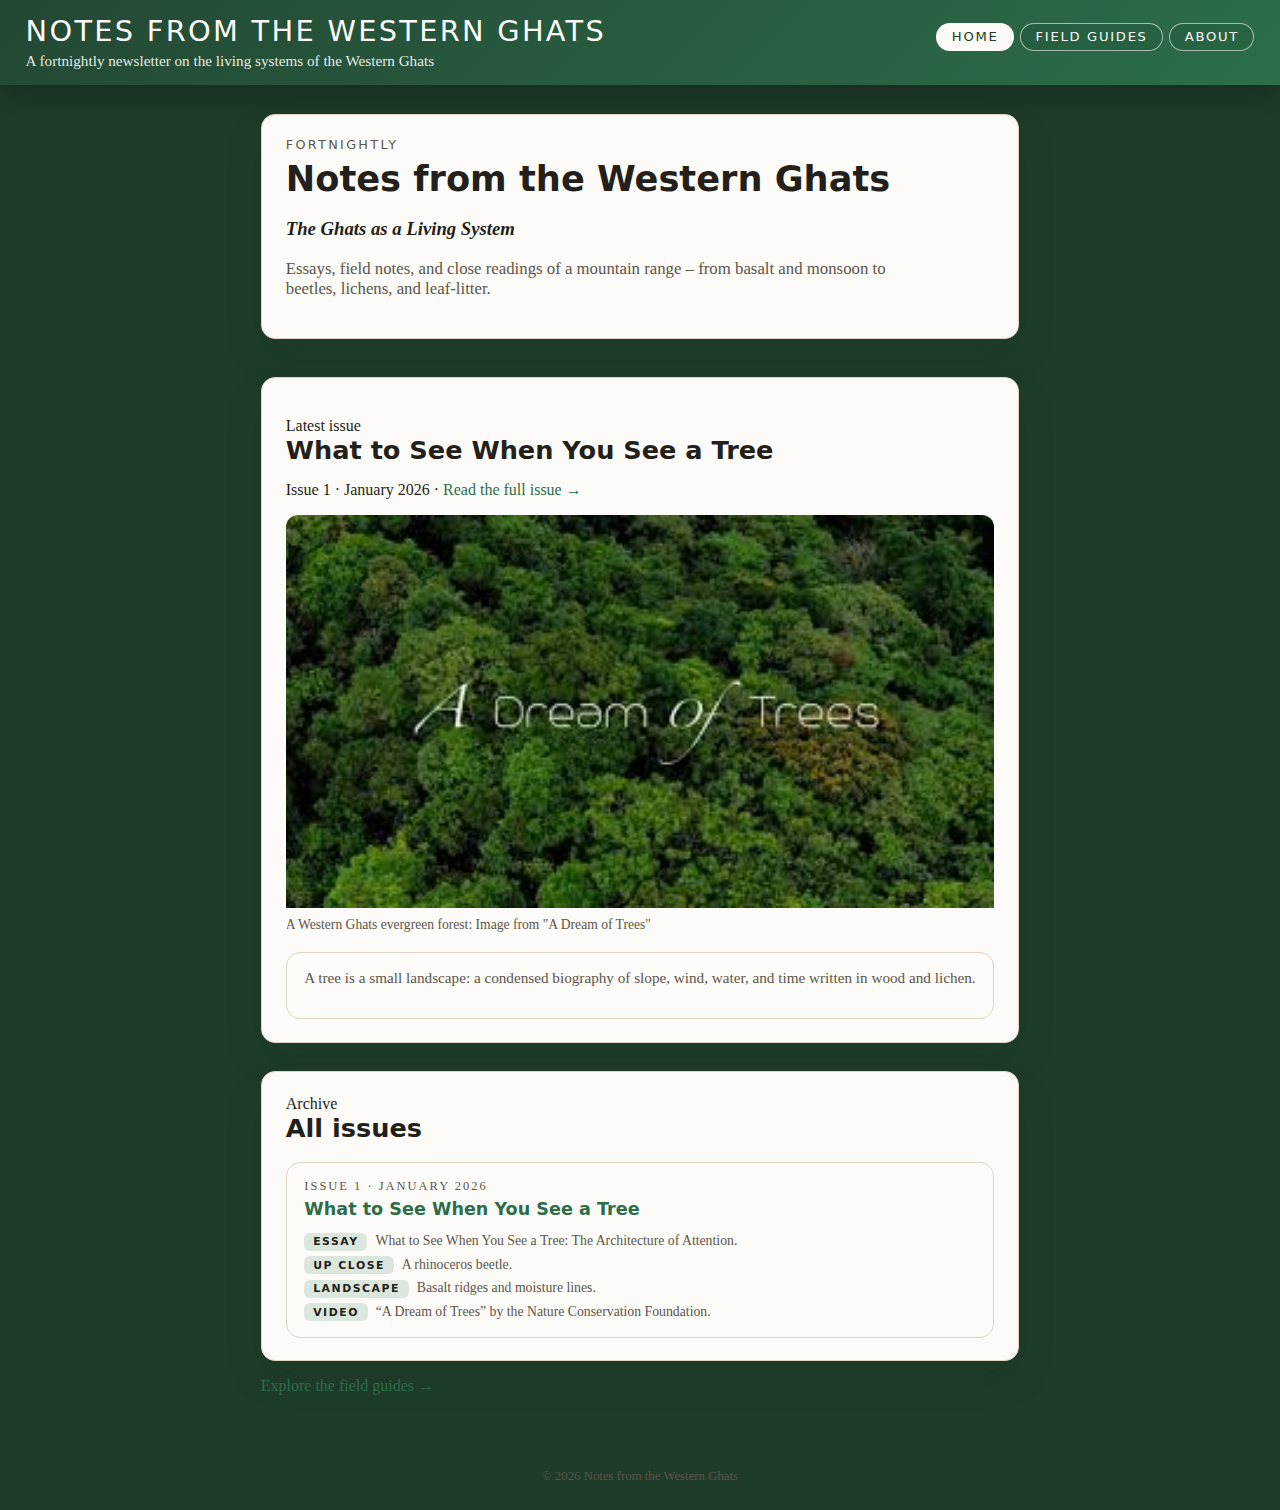
<file: index.html>
<!doctype html>
<html lang="en">
    <head>
        <meta charset="UTF-8" />
        <title>Notes from the Western Ghats</title>
        <meta name="viewport" content="width=device-width, initial-scale=1" />
        <link rel="stylesheet" href="assets/css/styles.css" />
    </head>
    <body>
        <div class="site-shell">
            <header class="site-header">
                <div>
                    <div class="site-title">Notes from the Western Ghats</div>
                    <div class="site-tagline">
                        A fortnightly newsletter on the living systems of the
                        Western Ghats
                    </div>
                </div>
                <div class="site-header-right">
                    <nav class="site-nav">
                        <a href="index.html" class="is-active">Home</a>
                        <a href="field-guide.html">Field Guides</a>
                        <a href="about.html">About</a>
                    </nav>
                </div>
            </header>

            <main class="site-main">
                <!-- HERO -->
                <section class="hero panel">
                    <div class="hero-kicker">Fortnightly</div>
                    <h1 class="hero-title">Notes from the Western Ghats</h1>
                    <h3><em>The Ghats as a Living System</em></h3>
                    <p
                        class="hero-subtitle"
                        style="margin-top: 0.6rem; max-width: 40rem"
                    >
                        Essays, field notes, and close readings of a mountain
                        range – from basalt and monsoon to beetles, lichens, and
                        leaf-litter.
                    </p>
                </section>

                <!-- LATEST ISSUE (featured) -->
                <section class="panel" style="margin-top: 2.2rem">
                    <header class="section-header" style="margin-top: 1rem">
                        <div class="section-eyebrow">Latest issue</div>
                        <h2 class="page-title" style="margin-bottom: 0.2rem">
                            What to See When You See a Tree
                        </h2>
                        <p class="section-meta">
                            Issue 1 · January 2026 ·
                            <a href="issues/issue-01.html">
                                Read the full issue →
                            </a>
                            <figure class="issue-hero-image">
                                <img
                                    src="assets/images/issue-01/video-caption.jpeg"
                                    alt="A Western Ghats evergreen forest"
                                />
                                <figcaption>
                                    A Western Ghats evergreen forest: Image from
                                    "A Dream of Trees"
                                </figcaption>
                            </figure>
                        </p>
                    </header>

                    <article
                        class="issue-card issue-card--featured"
                        style="margin-top: 0.6rem"
                    >
                        <p class="issue-summary" style="margin-top: 0">
                            A tree is a small landscape: a condensed biography
                            of slope, wind, water, and time written in wood and
                            lichen.
                        </p>
                    </article>
                </section>

                <!-- ALL ISSUES -->
                <section class="panel" style="margin-top: 1.8rem">
                    <header class="section-header">
                        <div class="section-eyebrow">Archive</div>
                        <h2 class="page-title" style="margin-bottom: 0.3rem">
                            All issues
                        </h2>
                    </header>

                    <div class="issue-list">
                        <!-- Issue 1 -->
                        <article class="issue-card">
                            <div class="issue-meta">Issue 1 · January 2026</div>
                            <h3 class="issue-title">
                                <a href="issues/issue-01.html">
                                    What to See When You See a Tree
                                </a>
                            </h3>
                            <ul class="issue-contents">
                                <li>
                                    <span class="issue-contents-label"
                                        ><strong>Essay</strong></span
                                    >
                                    <span class="issue-contents-value">
                                        What to See When You See a Tree: The
                                        Architecture of Attention.
                                    </span>
                                </li>
                                <li>
                                    <span class="issue-contents-label"
                                        ><strong>Up Close</strong></span
                                    >
                                    <span class="issue-contents-value">
                                        A rhinoceros beetle.
                                    </span>
                                </li>
                                <li>
                                    <span class="issue-contents-label"
                                        ><strong>Landscape</strong></span
                                    >
                                    <span class="issue-contents-value">
                                        Basalt ridges and moisture lines.
                                    </span>
                                </li>
                                <li>
                                    <span class="issue-contents-label"
                                        ><strong>Video</strong></span
                                    >
                                    <span class="issue-contents-value">
                                        “A Dream of Trees” by the Nature
                                        Conservation Foundation.
                                    </span>
                                </li>
                            </ul>
                        </article>

                        <!-- Future issues go here -->
                    </div>
                </section>

                <p class="page-content">
                    <a href="field-guide.html">Explore the field guides →</a>
                </p>
            </main>
            <footer class="site-footer">
                © 2026 Notes from the Western Ghats
            </footer>
        </div>
    </body>
</html>
</file>
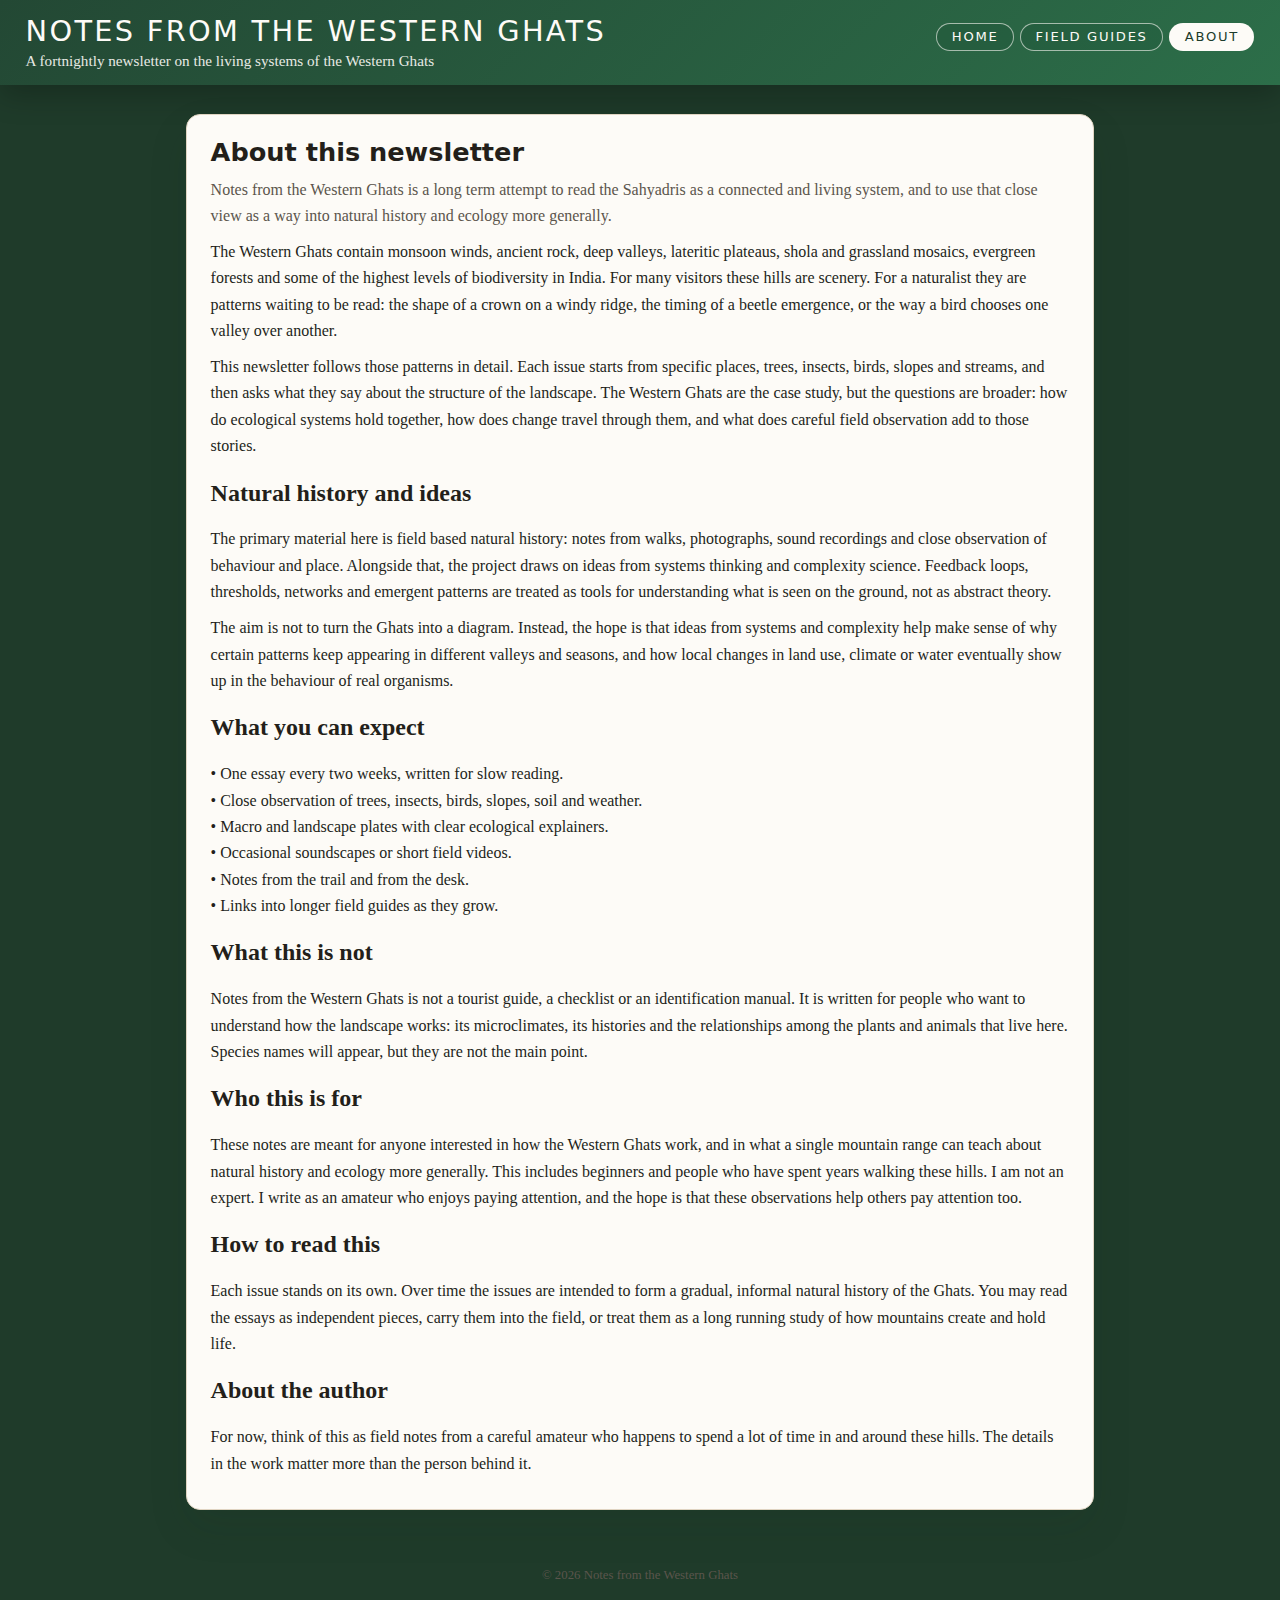
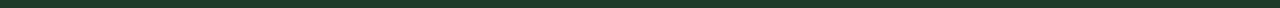
<file: about.html>
<!doctype html>
<html lang="en">
    <head>
        <meta charset="UTF-8" />
        <title>About · Notes from the Western Ghats</title>
        <meta name="viewport" content="width=device-width, initial-scale=1" />
        <link rel="stylesheet" href="assets/css/styles.css" />
    </head>
    <body>
        <div class="site-shell">
            <header class="site-header">
                <div>
                    <div class="site-title">Notes from the Western Ghats</div>
                    <div class="site-tagline">
                        A fortnightly newsletter on the living systems of the
                        Western Ghats
                    </div>
                </div>
                <div class="site-header-right">
                    <nav class="site-nav">
                        <a href="index.html">Home</a>
                        <a href="field-guide.html">Field Guides</a>
                        <a href="about.html" class="is-active">About</a>
                    </nav>
                </div>
            </header>

            <main class="site-main">
                <section class="panel page-content">
                    <h1 class="page-title">About this newsletter</h1>

                    <p class="page-intro">
                        Notes from the Western Ghats is a long term attempt to
                        read the Sahyadris as a connected and living system, and
                        to use that close view as a way into natural history and
                        ecology more generally.
                    </p>

                    <p>
                        The Western Ghats contain monsoon winds, ancient rock,
                        deep valleys, lateritic plateaus, shola and grassland
                        mosaics, evergreen forests and some of the highest
                        levels of biodiversity in India. For many visitors these
                        hills are scenery. For a naturalist they are patterns
                        waiting to be read: the shape of a crown on a windy
                        ridge, the timing of a beetle emergence, or the way a
                        bird chooses one valley over another.
                    </p>

                    <p>
                        This newsletter follows those patterns in detail. Each
                        issue starts from specific places, trees, insects,
                        birds, slopes and streams, and then asks what they say
                        about the structure of the landscape. The Western Ghats
                        are the case study, but the questions are broader: how
                        do ecological systems hold together, how does change
                        travel through them, and what does careful field
                        observation add to those stories.
                    </p>

                    <h2>Natural history and ideas</h2>
                    <p>
                        The primary material here is field based natural
                        history: notes from walks, photographs, sound recordings
                        and close observation of behaviour and place. Alongside
                        that, the project draws on ideas from systems thinking
                        and complexity science. Feedback loops, thresholds,
                        networks and emergent patterns are treated as tools for
                        understanding what is seen on the ground, not as
                        abstract theory.
                    </p>

                    <p>
                        The aim is not to turn the Ghats into a diagram.
                        Instead, the hope is that ideas from systems and
                        complexity help make sense of why certain patterns keep
                        appearing in different valleys and seasons, and how
                        local changes in land use, climate or water eventually
                        show up in the behaviour of real organisms.
                    </p>

                    <h2>What you can expect</h2>
                    <p>
                        • One essay every two weeks, written for slow
                        reading.<br />
                        • Close observation of trees, insects, birds, slopes,
                        soil and weather.<br />
                        • Macro and landscape plates with clear ecological
                        explainers.<br />
                        • Occasional soundscapes or short field videos.<br />
                        • Notes from the trail and from the desk.<br />
                        • Links into longer field guides as they grow.
                    </p>

                    <h2>What this is not</h2>
                    <p>
                        Notes from the Western Ghats is not a tourist guide, a
                        checklist or an identification manual. It is written for
                        people who want to understand how the landscape works:
                        its microclimates, its histories and the relationships
                        among the plants and animals that live here. Species
                        names will appear, but they are not the main point.
                    </p>

                    <h2>Who this is for</h2>
                    <p>
                        These notes are meant for anyone interested in how the
                        Western Ghats work, and in what a single mountain range
                        can teach about natural history and ecology more
                        generally. This includes beginners and people who have
                        spent years walking these hills. I am not an expert. I
                        write as an amateur who enjoys paying attention, and the
                        hope is that these observations help others pay
                        attention too.
                    </p>

                    <h2>How to read this</h2>
                    <p>
                        Each issue stands on its own. Over time the issues are
                        intended to form a gradual, informal natural history of
                        the Ghats. You may read the essays as independent
                        pieces, carry them into the field, or treat them as a
                        long running study of how mountains create and hold
                        life.
                    </p>

                    <h2>About the author</h2>
                    <p>
                        For now, think of this as field notes from a careful
                        amateur who happens to spend a lot of time in and around
                        these hills. The details in the work matter more than
                        the person behind it.
                    </p>
                </section>
            </main>

            <footer class="site-footer">
                © 2026 Notes from the Western Ghats
            </footer>
        </div>
    </body>
</html>
</file>
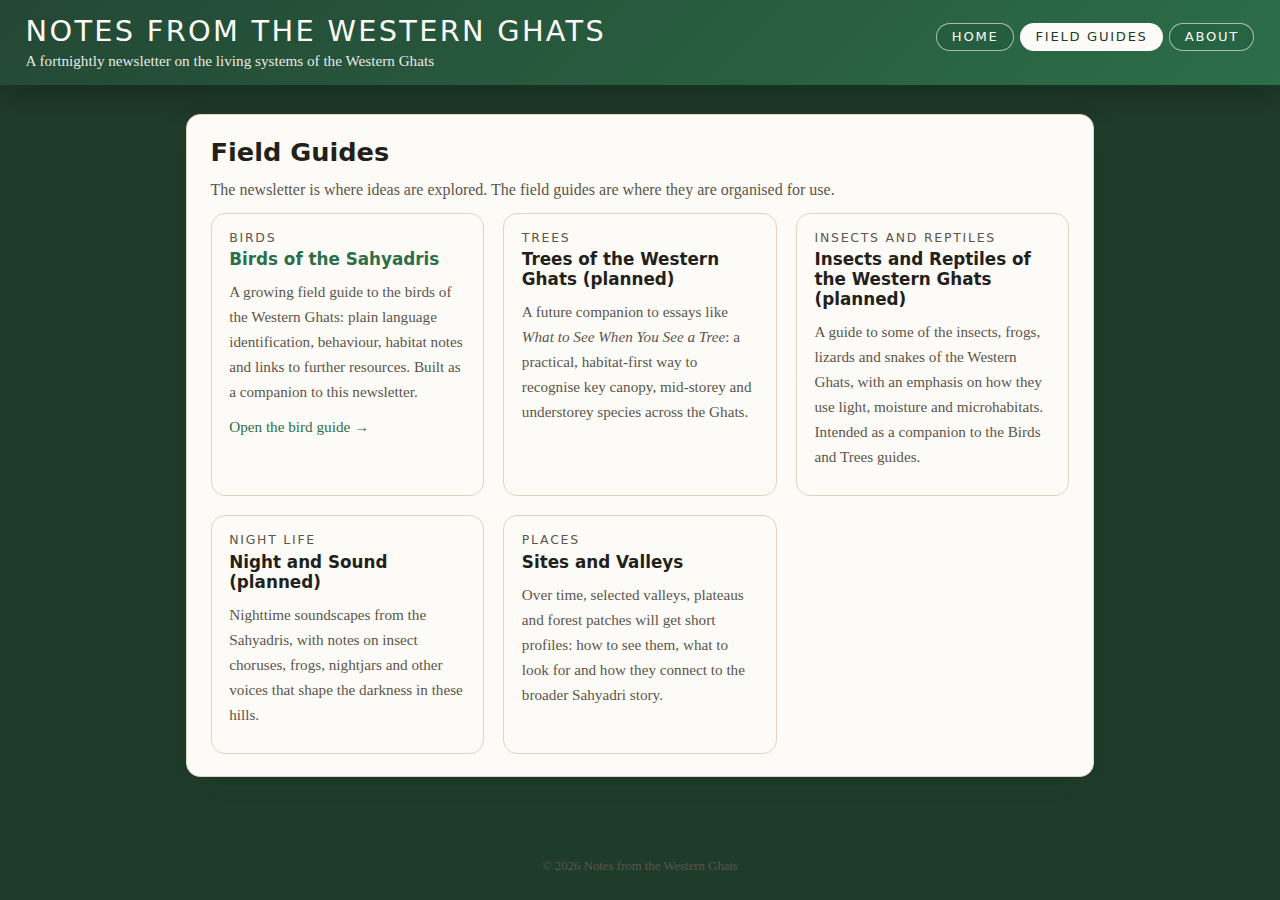
<file: field-guide.html>
<!doctype html>
<html lang="en">
    <head>
        <meta charset="UTF-8" />
        <title>Field Guides · Notes from the Western Ghats</title>
        <meta name="viewport" content="width=device-width, initial-scale=1" />
        <link rel="stylesheet" href="assets/css/styles.css" />
    </head>
    <body>
        <div class="site-shell">
            <header class="site-header">
                <div>
                    <div class="site-title">Notes from the Western Ghats</div>
                    <div class="site-tagline">
                        A fortnightly newsletter on the living systems of the
                        Western Ghats
                    </div>
                </div>
                <div class="site-header-right">
                    <nav class="site-nav">
                        <a href="index.html">Home</a>
                        <a href="field-guide.html" class="is-active">
                            Field Guides
                        </a>
                        <a href="about.html">About</a>
                    </nav>
                </div>
            </header>

            <main class="site-main">
                <section class="panel page-content">
                    <h1 class="page-title">Field Guides</h1>
                    <p class="page-intro">
                        The newsletter is where ideas are explored. The field
                        guides are where they are organised for use.
                    </p>

                    <div class="grid grid--2">
                        <!-- Birds of the Sahyadris -->
                        <article class="fg-card">
                            <div class="fg-label">Birds</div>
                            <h2 class="fg-title">
                                <a
                                    href="https://mnani87.github.io/sahyadri-birds"
                                >
                                    Birds of the Sahyadris
                                </a>
                            </h2>
                            <p class="fg-body">
                                A growing field guide to the birds of the
                                Western Ghats: plain language identification,
                                behaviour, habitat notes and links to further
                                resources. Built as a companion to this
                                newsletter.
                            </p>
                            <p class="fg-body">
                                <a
                                    href="https://mnani87.github.io/sahyadri-birds"
                                >
                                    Open the bird guide →
                                </a>
                            </p>
                        </article>

                        <!-- Trees (planned) -->
                        <article class="fg-card">
                            <div class="fg-label">Trees</div>
                            <h2 class="fg-title">
                                Trees of the Western Ghats (planned)
                            </h2>
                            <p class="fg-body">
                                A future companion to essays like
                                <em>What to See When You See a Tree</em>: a
                                practical, habitat-first way to recognise key
                                canopy, mid-storey and understorey species
                                across the Ghats.
                            </p>
                        </article>

                        <!-- Insects and reptiles (planned) -->
                        <article class="fg-card">
                            <div class="fg-label">Insects and Reptiles</div>
                            <h2 class="fg-title">
                                Insects and Reptiles of the Western Ghats
                                (planned)
                            </h2>
                            <p class="fg-body">
                                A guide to some of the insects, frogs, lizards
                                and snakes of the Western Ghats, with an
                                emphasis on how they use light, moisture and
                                microhabitats. Intended as a companion to the
                                Birds and Trees guides.
                            </p>
                        </article>

                        <!-- Night life -->
                        <article class="fg-card">
                            <div class="fg-label">Night Life</div>
                            <h2 class="fg-title">Night and Sound (planned)</h2>
                            <p class="fg-body">
                                Nighttime soundscapes from the Sahyadris, with
                                notes on insect choruses, frogs, nightjars and
                                other voices that shape the darkness in these
                                hills.
                            </p>
                        </article>

                        <!-- Places / Sites -->
                        <article class="fg-card">
                            <div class="fg-label">Places</div>
                            <h2 class="fg-title">Sites and Valleys</h2>
                            <p class="fg-body">
                                Over time, selected valleys, plateaus and forest
                                patches will get short profiles: how to see
                                them, what to look for and how they connect to
                                the broader Sahyadri story.
                            </p>
                        </article>
                    </div>
                </section>
            </main>

            <footer class="site-footer">
                &copy; 2026 Notes from the Western Ghats
            </footer>
        </div>
    </body>
</html>
</file>
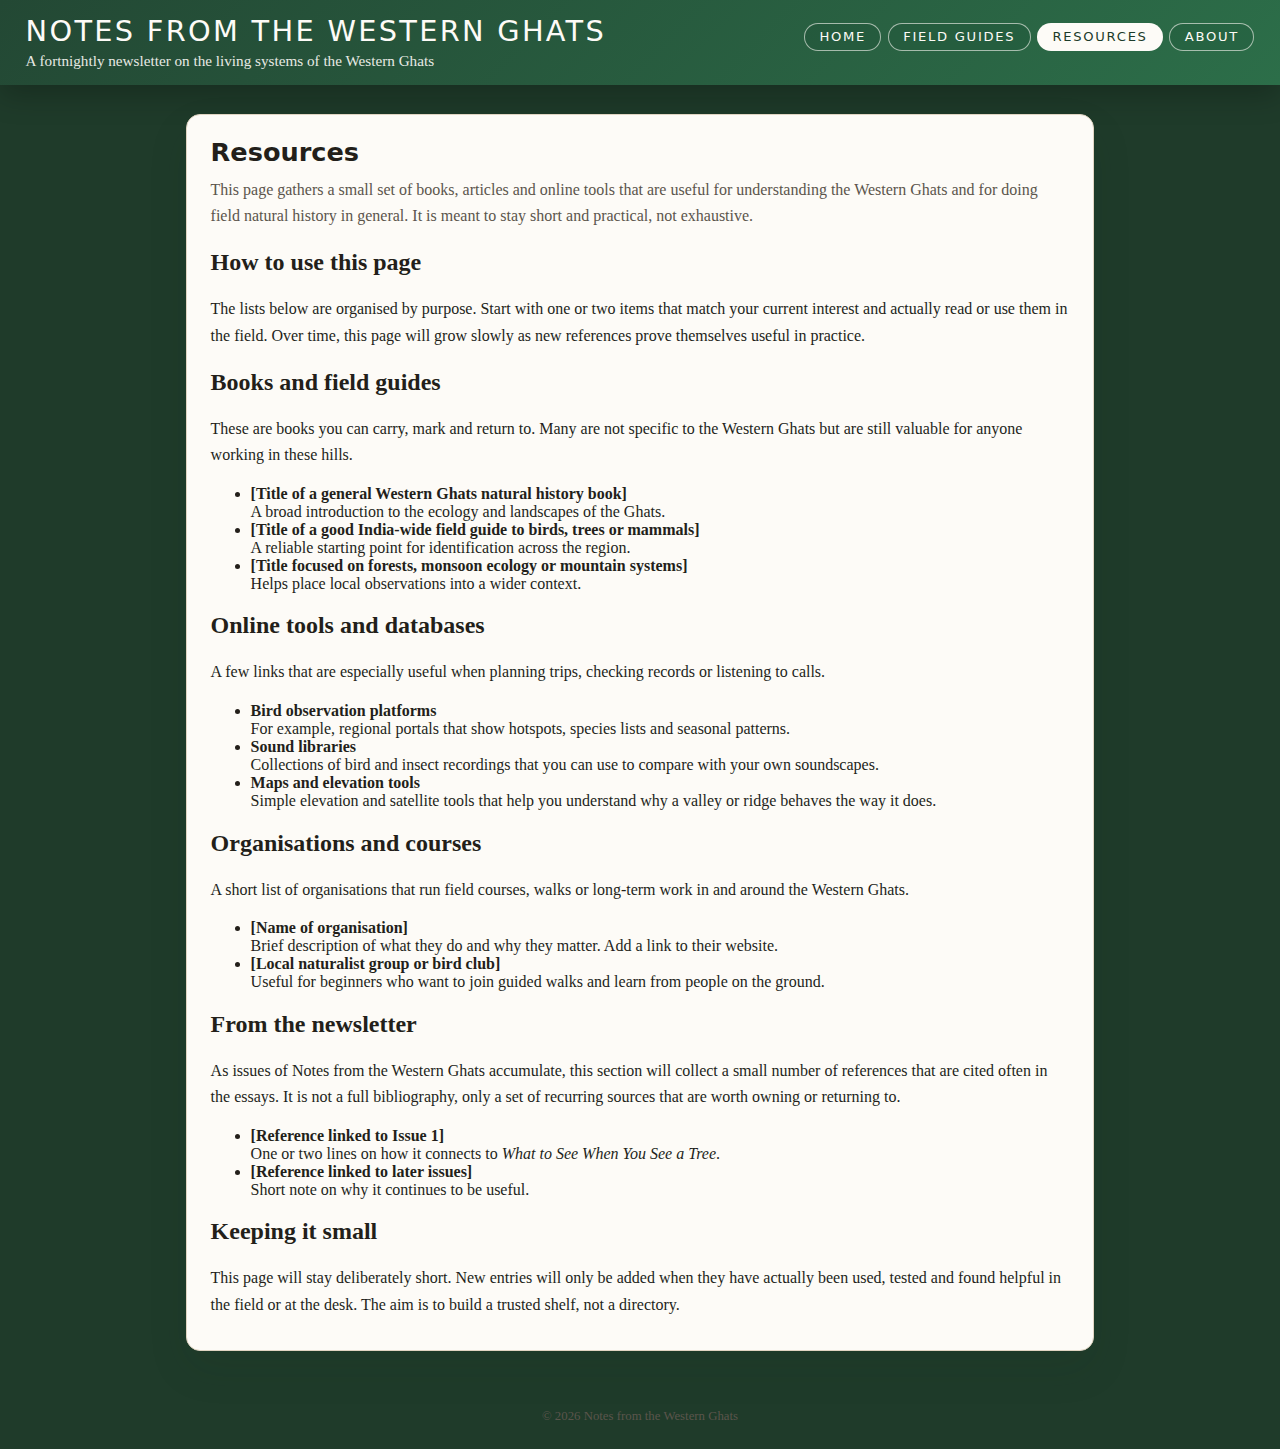
<file: resources.html>
<!doctype html>
<html lang="en">
    <head>
        <meta charset="UTF-8" />
        <title>Resources · Notes from the Western Ghats</title>
        <meta name="viewport" content="width=device-width, initial-scale=1" />
        <link rel="stylesheet" href="assets/css/styles.css" />
    </head>
    <body>
        <div class="site-shell">
            <header class="site-header">
                <div>
                    <div class="site-title">Notes from the Western Ghats</div>
                    <div class="site-tagline">
                        A fortnightly newsletter on the living systems of the
                        Western Ghats
                    </div>
                </div>
                <div class="site-header-right">
                    <nav class="site-nav">
                        <a href="index.html">Home</a>
                        <a href="field-guide.html">Field Guides</a>
                        <a href="resources.html" class="is-active">Resources</a>
                        <a href="about.html">About</a>
                    </nav>
                </div>
            </header>

            <main class="site-main">
                <section class="panel page-content">
                    <h1 class="page-title">Resources</h1>
                    <p class="page-intro">
                        This page gathers a small set of books, articles and
                        online tools that are useful for understanding the
                        Western Ghats and for doing field natural history in
                        general. It is meant to stay short and practical, not
                        exhaustive.
                    </p>

                    <h2>How to use this page</h2>
                    <p>
                        The lists below are organised by purpose. Start with one
                        or two items that match your current interest and
                        actually read or use them in the field. Over time, this
                        page will grow slowly as new references prove themselves
                        useful in practice.
                    </p>

                    <h2>Books and field guides</h2>
                    <p>
                        These are books you can carry, mark and return to. Many
                        are not specific to the Western Ghats but are still
                        valuable for anyone working in these hills.
                    </p>
                    <ul>
                        <li>
                            <strong
                                >[Title of a general Western Ghats natural
                                history book]</strong
                            ><br />
                            A broad introduction to the ecology and landscapes
                            of the Ghats.
                        </li>
                        <li>
                            <strong
                                >[Title of a good India-wide field guide to
                                birds, trees or mammals]</strong
                            ><br />
                            A reliable starting point for identification across
                            the region.
                        </li>
                        <li>
                            <strong
                                >[Title focused on forests, monsoon ecology or
                                mountain systems]</strong
                            ><br />
                            Helps place local observations into a wider context.
                        </li>
                    </ul>

                    <h2>Online tools and databases</h2>
                    <p>
                        A few links that are especially useful when planning
                        trips, checking records or listening to calls.
                    </p>
                    <ul>
                        <li>
                            <strong>Bird observation platforms</strong><br />
                            For example, regional portals that show hotspots,
                            species lists and seasonal patterns.
                        </li>
                        <li>
                            <strong>Sound libraries</strong><br />
                            Collections of bird and insect recordings that you
                            can use to compare with your own soundscapes.
                        </li>
                        <li>
                            <strong>Maps and elevation tools</strong><br />
                            Simple elevation and satellite tools that help you
                            understand why a valley or ridge behaves the way it
                            does.
                        </li>
                    </ul>

                    <h2>Organisations and courses</h2>
                    <p>
                        A short list of organisations that run field courses,
                        walks or long-term work in and around the Western Ghats.
                    </p>
                    <ul>
                        <li>
                            <strong>[Name of organisation]</strong><br />
                            Brief description of what they do and why they
                            matter. Add a link to their website.
                        </li>
                        <li>
                            <strong
                                >[Local naturalist group or bird club]</strong
                            ><br />
                            Useful for beginners who want to join guided walks
                            and learn from people on the ground.
                        </li>
                    </ul>

                    <h2>From the newsletter</h2>
                    <p>
                        As issues of Notes from the Western Ghats accumulate,
                        this section will collect a small number of references
                        that are cited often in the essays. It is not a full
                        bibliography, only a set of recurring sources that are
                        worth owning or returning to.
                    </p>
                    <ul>
                        <li>
                            <strong>[Reference linked to Issue 1]</strong><br />
                            One or two lines on how it connects to
                            <em>What to See When You See a Tree</em>.
                        </li>
                        <li>
                            <strong>[Reference linked to later issues]</strong
                            ><br />
                            Short note on why it continues to be useful.
                        </li>
                    </ul>

                    <h2>Keeping it small</h2>
                    <p>
                        This page will stay deliberately short. New entries will
                        only be added when they have actually been used, tested
                        and found helpful in the field or at the desk. The aim
                        is to build a trusted shelf, not a directory.
                    </p>
                </section>
            </main>

            <footer class="site-footer">
                © 2026 Notes from the Western Ghats
            </footer>
        </div>
    </body>
</html>
</file>
<file: assets/css/styles.css>
/* ---------- THEME & TYPOGRAPHY ---------- */

:root {
    --bg-body: #f4f0e7;
    --bg-header: linear-gradient(135deg, #234834, #2c6e49);
    --bg-panel: #fdfbf7;

    --border-soft: #e0d4c2;

    --accent: #2c6e49;
    --accent-soft: #dbe7dd;

    --text-main: #231f1a;
    --text-muted: #5b554c;

    --shadow-soft: 0 18px 40px rgba(18, 52, 32, 0.1);

    --radius-panel: 14px;
    --radius-chip: 999px;

    --font-display:
        "Optima", "SF Pro Display", -apple-system, BlinkMacSystemFont,
        "Segoe UI", system-ui, sans-serif;
    --font-ui:
        "Optima", -apple-system, BlinkMacSystemFont, "SF Pro Text", "Segoe UI",
        system-ui, sans-serif;
    --font-body:
        "Palatino", "Palatino Linotype", "Charter", "Book Antiqua", Georgia,
        "Times New Roman", serif;
}

/* ---------- GLOBAL RESET ---------- */

*,
*::before,
*::after {
    box-sizing: border-box;
}

html,
body {
    margin: 0;
    padding: 0;
}

body {
    min-height: 100vh;
    font-family: var(--font-body);
    background: #1f3b2a; /* dark forest green */
    background-size: cover;
    background-attachment: fixed;
    color: var(--text-main);
    -webkit-font-smoothing: antialiased;
}

/* Links */

a {
    color: var(--accent);
    text-decoration: none;
}

a:hover {
    text-decoration: underline;
}

/* ---------- PAGE SHELL ---------- */

.site-shell {
    display: flex;
    flex-direction: column;
    min-height: 100vh;
}

.site-header {
    padding: 0.9rem 1.6rem;
    background: var(--bg-header);
    color: #fdfbf7;
    display: flex;
    align-items: baseline;
    justify-content: space-between;
    box-shadow: 0 10px 30px rgba(0, 0, 0, 0.24);
}

.site-title {
    font-family: var(--font-display);
    font-size: 1.8rem;
    letter-spacing: 0.08em;
    text-transform: uppercase;
    font-weight: 500;
}

.site-tagline {
    font-size: 0.95rem;
    opacity: 0.9;
    margin-top: 0.25rem;
}

.site-header-right {
    display: flex;
    align-items: center;
    gap: 0.8rem;
}

/* Nav */

.site-nav {
    display: flex;
    gap: 0.4rem;
}

.site-nav a {
    font-family: var(--font-ui);
    font-size: 0.82rem;
    letter-spacing: 0.13em;
    text-transform: uppercase;
    padding: 0.35rem 0.9rem;
    border-radius: var(--radius-chip);
    border: 1px solid rgba(253, 251, 247, 0.6);
    background: rgba(8, 48, 30, 0.12);
    color: #fdfbf7;
    text-decoration: none;
}

.site-nav a:hover {
    background: rgba(253, 251, 247, 0.18);
}

.site-nav a.is-active {
    background: #fdfbf7;
    color: #1c3b2a;
    border-color: transparent;
}

/* ---------- MAIN CONTENT ---------- */

.site-main {
    flex: 1;
    padding: 1.8rem 1.6rem 2.6rem;
    max-width: 960px;
    margin: 0 auto;
}

/* Hero */

.hero {
    margin-bottom: 2.4rem;
}

.hero-kicker {
    font-family: var(--font-ui);
    font-size: 0.8rem;
    letter-spacing: 0.18em;
    text-transform: uppercase;
    color: var(--text-muted);
}

.hero-title {
    font-family: var(--font-display);
    font-size: 2.2rem;
    margin: 0.4rem 0;
}

.hero-subtitle {
    font-size: 1.05rem;
    color: var(--text-muted);
    max-width: none;
}

/* Panel / card */

.panel {
    background: var(--bg-panel);
    border-radius: var(--radius-panel);
    border: 1px solid var(--border-soft);
    box-shadow: var(--shadow-soft);
    padding: 1.4rem 1.5rem;
}

/* Issue list */

.issue-list {
    display: grid;
    gap: 1rem;
    margin-top: 1.2rem;
}

.issue-card {
    border-radius: var(--radius-panel);
    border: 1px solid var(--border-soft);
    background: #fdfbf7;
    padding: 1rem 1.1rem;
}

.issue-meta {
    font-size: 0.78rem;
    letter-spacing: 0.16em;
    text-transform: uppercase;
    color: var(--text-muted);
    margin-bottom: 0.3rem;
}

.issue-title {
    font-family: var(--font-display);
    font-size: 1.1rem;
    margin: 0.1rem 0;
}

.issue-summary {
    font-size: 0.95rem;
    color: var(--text-muted);
}

/* Generic text */

.page-title {
    font-family: var(--font-display);
    font-size: 1.6rem;
    margin-top: 0;
    margin-bottom: 0.6rem;
}

.page-intro {
    color: var(--text-muted);
    font-size: 1rem;
    margin-bottom: 1.4rem;
}

.page-content p {
    line-height: 1.65;
    margin: 0.6rem 0;
}

/* Field guide cards */

.grid {
    display: grid;
    gap: 1.2rem;
}

.grid--2 {
    grid-template-columns: repeat(auto-fit, minmax(220px, 1fr));
}

.fg-card {
    border-radius: var(--radius-panel);
    border: 1px solid var(--border-soft);
    padding: 1rem 1.1rem;
    background: #fdfbf7;
}

.fg-label {
    font-family: var(--font-ui);
    font-size: 0.78rem;
    letter-spacing: 0.14em;
    text-transform: uppercase;
    color: var(--text-muted);
}

.fg-title {
    font-family: var(--font-display);
    font-size: 1.05rem;
    margin: 0.3rem 0;
}

.fg-body {
    font-size: 0.95rem;
    color: var(--text-muted);
}

/* Figures */

figcaption {
    line-height: 1.6;
}
/* ---------- ISSUE HERO IMAGE ---------- */

.issue-hero-image {
    margin: 0;
    border-radius: 12px;
    overflow: hidden;
}

.issue-hero-image img {
    width: 100%;
    height: auto;
    display: block;
}

.issue-hero-image figcaption {
    font-size: 0.85rem;
    color: var(--text-muted);
    margin-top: 0.4rem;
}

/* Footer */

.site-footer {
    padding: 1rem 1.6rem 1.6rem;
    font-size: 0.8rem;
    color: var(--text-muted);
    text-align: center;
}

/* ---------- RESPONSIVE ADJUSTMENTS ---------- */

/* Tablets and small laptops */
@media (max-width: 768px) {
    .site-header {
        padding: 0.8rem 1rem;
        flex-direction: column;
        align-items: flex-start;
        gap: 0.6rem;
    }

    .site-header-right {
        width: 100%;
        justify-content: flex-start;
        flex-wrap: wrap;
    }

    .site-title {
        font-size: 1.5rem;
        letter-spacing: 0.06em;
    }

    .site-tagline {
        font-size: 0.9rem;
    }

    .site-nav {
        flex-wrap: wrap;
    }

    .site-nav a {
        font-size: 0.78rem;
        padding: 0.3rem 0.75rem;
        margin-bottom: 0.2rem;
    }

    .site-main {
        padding: 1.4rem 1.1rem 2rem;
    }

    .hero-title {
        font-size: 1.9rem;
    }

    .page-title {
        font-size: 1.5rem;
    }

    .panel {
        padding: 1.2rem 1.25rem;
    }
}

/* Issue contents breakdown (Essay / Close-up / Landscape / Video) */

.issue-contents {
    list-style: none;
    margin: 0.9rem 0 0; /* space above the list */
    padding: 0;
    display: flex;
    flex-direction: column;
    gap: 0.35rem; /* vertical spacing between rows */
    font-size: 0.86rem;
    color: var(--text-muted);
}

.issue-contents li {
    display: flex;
    align-items: baseline;
    gap: 0.5rem; /* space between label and text */
    max-width: 100%;
}

.issue-contents-label {
    font-family: var(--font-ui);
    font-size: 0.68rem;
    letter-spacing: 0.14em;
    text-transform: uppercase;
    padding: 0.15rem 0.55rem;
    border-radius: 6px;
    background: var(--accent-soft);
    color: var(--text-main);
    white-space: nowrap;
}

.issue-contents-value {
    font-size: 0.86rem;
    color: var(--text-muted);
}

/* Phones */
@media (max-width: 480px) {
    .site-header {
        padding: 0.7rem 0.9rem;
    }

    .site-title {
        font-size: 1.3rem;
        letter-spacing: 0.05em;
    }

    .site-tagline {
        font-size: 0.85rem;
    }

    .site-nav {
        gap: 0.3rem;
    }

    .site-nav a {
        font-size: 0.72rem;
        letter-spacing: 0.11em;
        padding: 0.25rem 0.65rem;
    }

    .site-main {
        padding: 1.2rem 0.9rem 1.8rem;
    }

    .hero {
        margin-bottom: 1.8rem;
    }

    .hero-title {
        font-size: 1.6rem;
    }

    .hero-kicker {
        font-size: 0.75rem;
    }

    .page-title {
        font-size: 1.35rem;
    }

    .page-intro {
        font-size: 0.96rem;
    }

    .issue-card,
    .fg-card {
        padding: 0.9rem 0.95rem;
    }

    figcaption {
        font-size: 0.9rem;
    }

    .site-footer {
        padding: 0.8rem 1rem 1.2rem;
        font-size: 0.78rem;
    }
}
</file>
